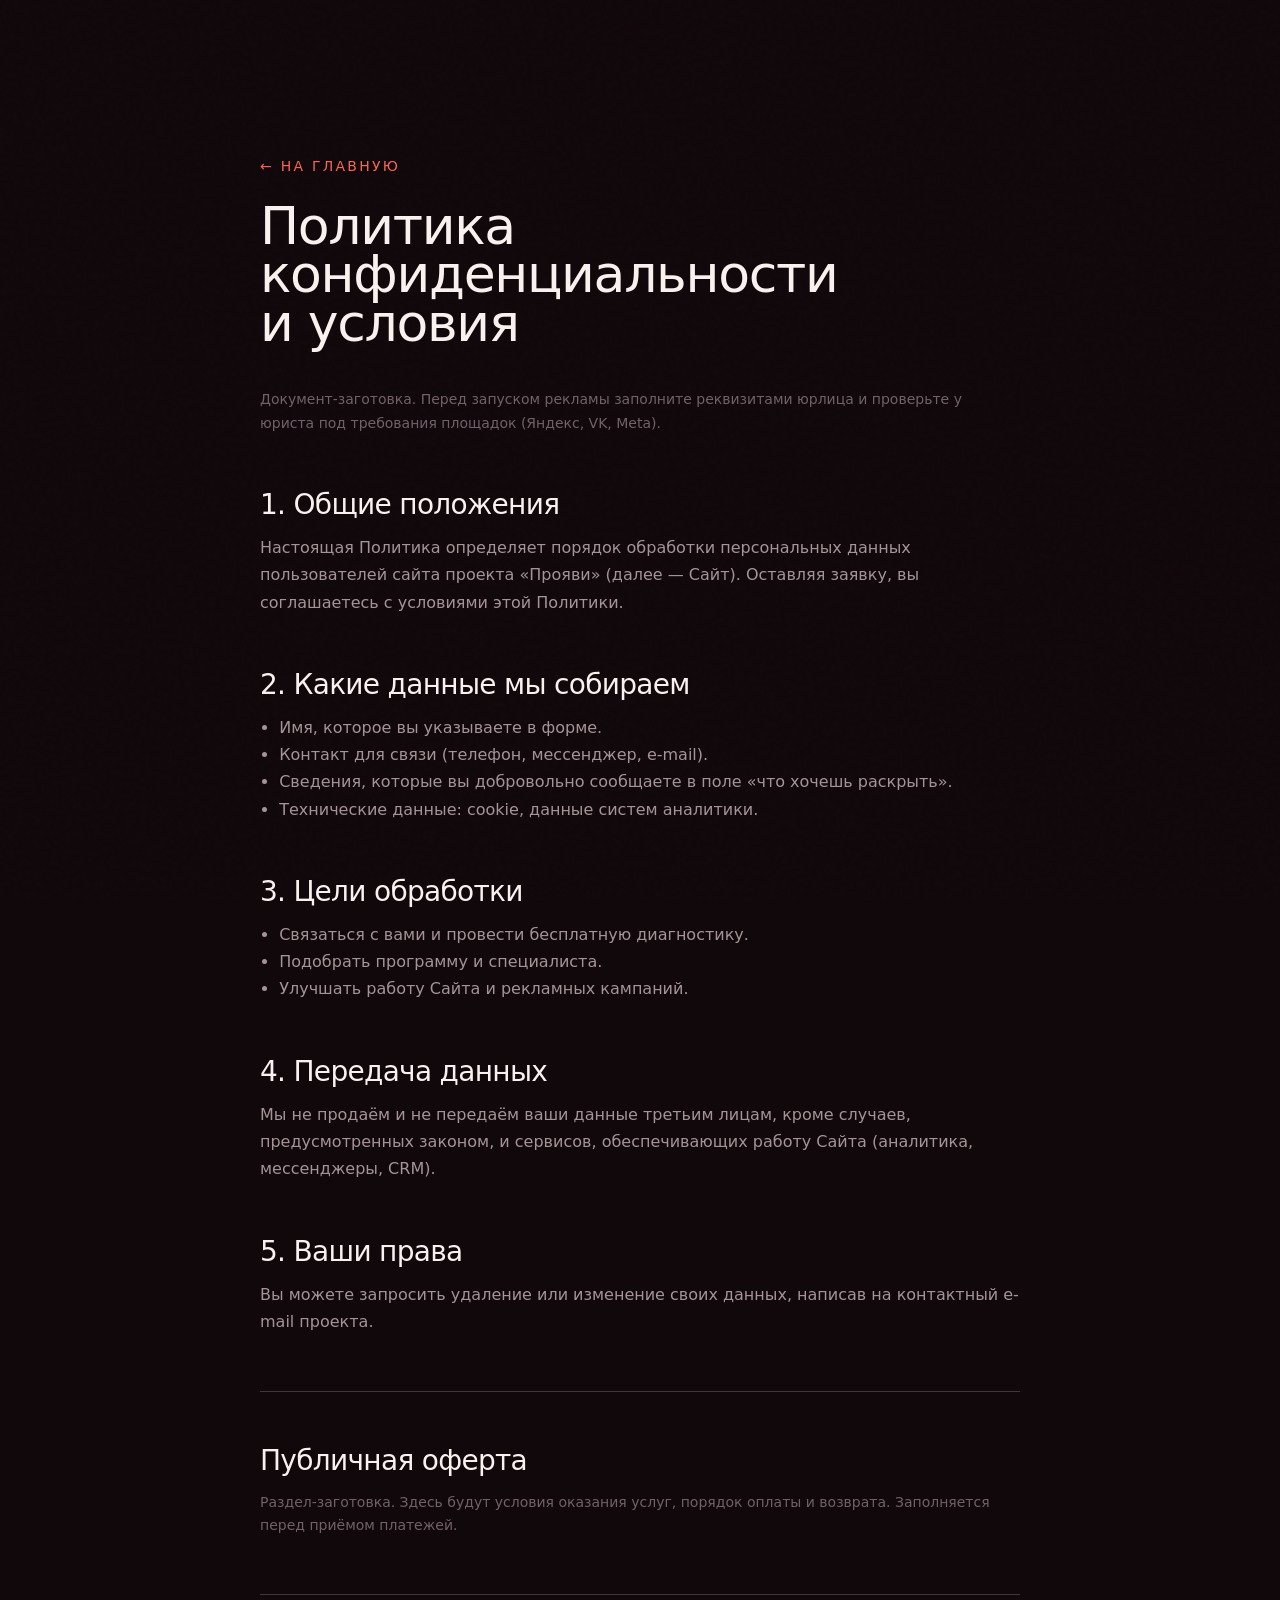
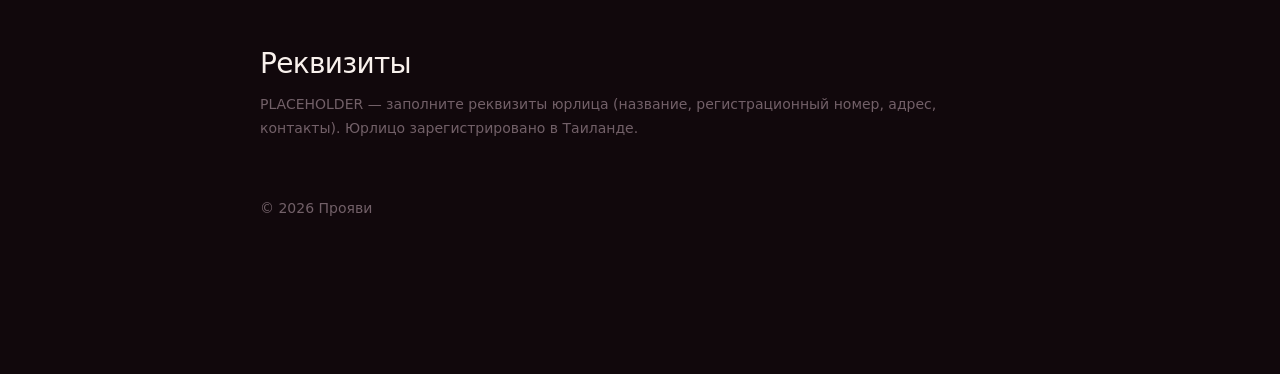
<file: privacy.html>
<!doctype html>
<html lang="ru">
<head>
  <meta charset="utf-8">
  <meta name="viewport" content="width=device-width, initial-scale=1">
  <title>Политика конфиденциальности · Прояви</title>
  <meta name="robots" content="noindex">
  <link rel="stylesheet" href="styles/tokens.css">
  <link rel="stylesheet" href="styles/base.css">
  <style>
    .legal { width: min(100% - 2*var(--space-md), 760px); margin: 0 auto; padding-block: clamp(80px, 12vw, 160px); }
    .legal a.back { font-family: var(--font-body); font-size: 0.875rem; color: var(--color-accent); text-transform: uppercase; letter-spacing: var(--ls-wider); }
    .legal h1 { font-family: var(--font-display); font-size: clamp(2rem, 5vw, 3.25rem); margin: var(--space-md) 0 var(--space-lg); }
    .legal h2 { font-family: var(--font-display); font-size: clamp(1.25rem, 2.5vw, 1.75rem); margin: var(--space-xl) 0 var(--space-sm); color: var(--color-text-strong); }
    .legal p, .legal li { color: var(--color-muted); line-height: 1.7; font-size: 1rem; max-width: none; }
    .legal ul { padding-left: 1.2em; list-style: disc; margin-block: var(--space-sm); }
    .legal .muted { color: var(--color-dim); font-size: 0.875rem; }
    .legal hr { border: none; border-top: 1px solid var(--color-line); margin-block: var(--space-xl); }
  </style>
</head>
<body>
  <main class="legal">
    <a href="index.html" class="back">← На главную</a>
    <h1>Политика конфиденциальности и условия</h1>
    <p class="muted">Документ-заготовка. Перед запуском рекламы заполните реквизитами юрлица и проверьте у юриста под требования площадок (Яндекс, VK, Meta).</p>

    <h2>1. Общие положения</h2>
    <p>Настоящая Политика определяет порядок обработки персональных данных пользователей сайта проекта «Прояви» (далее — Сайт). Оставляя заявку, вы соглашаетесь с условиями этой Политики.</p>

    <h2>2. Какие данные мы собираем</h2>
    <ul>
      <li>Имя, которое вы указываете в форме.</li>
      <li>Контакт для связи (телефон, мессенджер, e-mail).</li>
      <li>Сведения, которые вы добровольно сообщаете в поле «что хочешь раскрыть».</li>
      <li>Технические данные: cookie, данные систем аналитики.</li>
    </ul>

    <h2>3. Цели обработки</h2>
    <ul>
      <li>Связаться с вами и провести бесплатную диагностику.</li>
      <li>Подобрать программу и специалиста.</li>
      <li>Улучшать работу Сайта и рекламных кампаний.</li>
    </ul>

    <h2>4. Передача данных</h2>
    <p>Мы не продаём и не передаём ваши данные третьим лицам, кроме случаев, предусмотренных законом, и сервисов, обеспечивающих работу Сайта (аналитика, мессенджеры, CRM).</p>

    <h2>5. Ваши права</h2>
    <p>Вы можете запросить удаление или изменение своих данных, написав на контактный e-mail проекта.</p>

    <hr>
    <h2 id="offer">Публичная оферта</h2>
    <p class="muted">Раздел-заготовка. Здесь будут условия оказания услуг, порядок оплаты и возврата. Заполняется перед приёмом платежей.</p>

    <hr>
    <h2 id="requisites">Реквизиты</h2>
    <p class="muted">PLACEHOLDER — заполните реквизиты юрлица (название, регистрационный номер, адрес, контакты). Юрлицо зарегистрировано в Таиланде.</p>

    <p class="muted" style="margin-top: var(--space-xl)">© <span id="y">2026</span> Прояви</p>
  </main>
  <script>document.getElementById('y').textContent = new Date().getFullYear();</script>
</body>
</html>
</file>
<file: styles/tokens.css>
/* ============================================
   Design Tokens — Прояви  v4 (Premium Creative Dark)
   Warm charcoal + cream + terracotta · Syne + Inter
   ============================================ */

:root {
  /* -------- COLORS — v7 «PLUM NOIR + CORAL FLAME» (stylish, vivid, creative) -------- */
  /* Background — deep warm plum-noir (richer & more designed than flat charcoal) */
  --color-bg:           rgb(22 16 21);
  --color-bg:           oklch(0.150 0.018 350);          /* deep warm plum-black */
  --color-bg-elev:      rgb(31 23 30);
  --color-bg-elev:      oklch(0.195 0.022 350);          /* elevated surface */
  --color-bg-card:      rgb(40 30 39);
  --color-bg-card:      oklch(0.240 0.026 350);          /* card */
  --color-bg-warm:      rgb(247 240 236);
  --color-bg-warm:      oklch(0.952 0.012 40);           /* light invert */

  /* Text — warm ivory with a hair of rose */
  --color-text:         rgb(238 228 224);
  --color-text:         oklch(0.905 0.012 40);           /* warm ivory */
  --color-text-strong:  rgb(250 244 240);
  --color-text-strong:  oklch(0.962 0.010 45);
  --color-muted:        rgb(176 156 160);
  --color-muted:        oklch(0.680 0.022 5);            /* dusty rose-grey */
  --color-dim:          rgb(120 100 110);
  --color-dim:          oklch(0.510 0.026 350);
  --color-line:         rgb(64 50 60);
  --color-line:         oklch(0.345 0.020 350);
  --color-line-soft:    rgb(46 36 44);
  --color-line-soft:    oklch(0.275 0.018 350);

  /* PRIMARY ACCENT — coral flame (vivid, alive, stage-lit passion) */
  --color-accent:       rgb(240 99 88);
  --color-accent:       oklch(0.690 0.185 28);           /* coral flame */
  --color-accent-soft:  rgb(250 130 112);
  --color-accent-soft:  oklch(0.745 0.165 32);           /* light coral */
  --color-accent-deep:  rgb(196 60 70);
  --color-accent-deep:  oklch(0.560 0.180 18);           /* deep rose-red */

  /* SECOND ACCENT — warm gold (highlight, used sparingly) */
  --color-gold:         rgb(240 186 118);
  --color-gold:         oklch(0.820 0.105 72);           /* warm gold */
  --color-gold-soft:    rgb(248 210 158);
  --color-gold-soft:    oklch(0.875 0.080 78);           /* light gold */

  /* GLOW tokens — richer, brighter */
  --glow-warm:    0 0 80px color-mix(in oklch, var(--color-accent) 55%, transparent);
  --glow-gold:    0 0 60px color-mix(in oklch, var(--color-gold) 50%, transparent);
  --gradient-accent: linear-gradient(105deg, var(--color-accent-soft) 0%, var(--color-gold) 100%);
  --gradient-accent-radial: radial-gradient(circle at 30% 30%, var(--color-gold-soft), var(--color-accent) 55%, var(--color-accent-deep) 100%);

  /* Aliases */
  --color-cta:                  var(--color-text-strong);
  --color-cta-text:             var(--color-bg);
  --color-cta-hover:            var(--color-accent);
  --color-link:                 var(--color-text-strong);
  --color-link-hover:           var(--color-accent);

  /* -------- TYPOGRAPHY ---------------------- */
  --font-display:  "Syne", "Inter Display", "Helvetica Neue", system-ui, sans-serif;
  --font-serif:    "Newsreader", "Iowan Old Style", Georgia, serif;
  --font-body:     "Inter", "Helvetica Neue", system-ui, sans-serif;

  /* Fluid type scale — premium creative */
  --fs-monster: clamp(5rem, 18vw, 16rem);
  --fs-hero:    clamp(3.5rem, 11vw, 9.5rem);
  --fs-h1:      clamp(2.75rem, 6.5vw, 5.5rem);
  --fs-h2:      clamp(2.25rem, 4.5vw, 4rem);
  --fs-h3:      clamp(1.5rem, 2.3vw, 2rem);
  --fs-lead:    clamp(1.0625rem, 1.4vw, 1.3125rem);
  --fs-body:    1rem;
  --fs-small:   0.875rem;
  --fs-eyebrow: 0.6875rem;

  /* Line heights */
  --lh-tight:   0.94;
  --lh-snug:    1.08;
  --lh-normal:  1.5;
  --lh-relaxed: 1.65;

  /* Letter spacing */
  --ls-mega:     -0.04em;
  --ls-tight:    -0.025em;
  --ls-snug:     -0.015em;
  --ls-normal:    0;
  --ls-wide:      0.04em;
  --ls-wider:     0.16em;

  /* -------- SPACING — tightened (v10): меньше «воздуха», плотнее --- */
  --space-3xs:    4px;
  --space-2xs:    8px;
  --space-xs:    12px;
  --space-sm:    16px;
  --space-md:    24px;
  --space-lg:    40px;
  --space-xl:    56px;
  --space-2xl:   88px;
  --space-3xl:  128px;
  --space-4xl:  180px;
  --space-section: clamp(64px, 7vw, 112px);

  --container-narrow:  680px;
  --container-base:   1100px;
  --container-wide:   1380px;
  --container-full:   1640px;

  /* -------- RADII ---------- */
  --radius-sm:    4px;
  --radius-md:    8px;
  --radius-lg:   16px;
  --radius-pill: 999px;

  /* -------- SHADOWS -------- */
  --shadow-sm:    0 1px 2px rgb(0 0 0 / 0.3);
  --shadow-md:    0 8px 32px rgb(0 0 0 / 0.5);
  --shadow-lg:    0 30px 80px rgb(0 0 0 / 0.5);
  --shadow-glow:  0 0 120px color-mix(in oklch, var(--color-accent) 40%, transparent);

  /* -------- EASING --------- */
  --ease-out:      cubic-bezier(0.16, 1, 0.3, 1);
  --ease-in-out:   cubic-bezier(0.65, 0, 0.35, 1);

  --dur-fast:     260ms;
  --dur-base:     460ms;
  --dur-slow:     780ms;
  --dur-reveal:  1000ms;

  /* -------- Z-INDEX --------------------- */
  --z-base:     1;
  --z-raise:   10;
  --z-sticky: 100;
  --z-modal:  1000;

  color-scheme: dark;
}

@media (prefers-reduced-motion: reduce) {
  :root {
    --dur-fast:     1ms;
    --dur-base:     1ms;
    --dur-slow:     1ms;
    --dur-reveal:   1ms;
  }
}
</file>
<file: styles/base.css>
/* ============================================
   Base — Premium Creative Dark · v4
   ============================================ */

*,
*::before,
*::after {
  box-sizing: border-box;
  margin: 0;
  padding: 0;
}

html {
  -webkit-text-size-adjust: 100%;
  -moz-tab-size: 4;
  tab-size: 4;
  scroll-behavior: smooth;
  background: var(--color-bg);
}

@media (prefers-reduced-motion: reduce) {
  html { scroll-behavior: auto; }
}

body {
  min-height: 100vh;
  min-height: 100dvh;
  font-family: var(--font-body);
  font-size: var(--fs-body);
  font-weight: 400;
  line-height: var(--lh-normal);
  color: var(--color-text);
  background: var(--color-bg);
  -webkit-font-smoothing: antialiased;
  -moz-osx-font-smoothing: grayscale;
  text-rendering: optimizeLegibility;
  overflow-x: hidden;
}

/* Subtle grain for film texture */
body::before {
  content: "";
  position: fixed;
  inset: 0;
  pointer-events: none;
  z-index: 1;
  background-image: url("data:image/svg+xml,%3Csvg viewBox='0 0 200 200' xmlns='http://www.w3.org/2000/svg'%3E%3Cfilter id='n'%3E%3CfeTurbulence type='fractalNoise' baseFrequency='0.85' numOctaves='3'/%3E%3CfeComponentTransfer%3E%3CfeFuncA type='linear' slope='0.4'/%3E%3C/feComponentTransfer%3E%3C/filter%3E%3Crect width='100%25' height='100%25' filter='url(%23n)' opacity='0.5'/%3E%3C/svg%3E");
  opacity: 0.05;
  mix-blend-mode: overlay;
}

img, picture, svg, video {
  display: block;
  max-width: 100%;
  height: auto;
}

button, input, textarea, select {
  font: inherit;
  color: inherit;
}

button {
  background: none;
  border: none;
  cursor: pointer;
}

a {
  color: var(--color-link);
  text-decoration: none;
  transition: color var(--dur-fast) var(--ease-out);
}

a:hover { color: var(--color-link-hover); }

ul, ol { list-style: none; }

::selection {
  background: var(--color-accent);
  color: var(--color-bg);
}

:focus-visible {
  outline: 2px solid var(--color-accent);
  outline-offset: 4px;
  border-radius: var(--radius-sm);
}

::-webkit-scrollbar { width: 10px; height: 10px; }
::-webkit-scrollbar-track { background: transparent; }
::-webkit-scrollbar-thumb {
  background: color-mix(in oklch, var(--color-text) 14%, transparent);
  border-radius: 999px;
  border: 2px solid var(--color-bg);
}
::-webkit-scrollbar-thumb:hover {
  background: color-mix(in oklch, var(--color-accent) 60%, transparent);
}
* { scrollbar-width: thin; scrollbar-color: color-mix(in oklch, var(--color-text) 14%, transparent) transparent; }

/* Typography defaults — Syne for display, Inter for body */
h1, h2, h3, h4, h5, h6 {
  font-family: var(--font-display);
  font-weight: 500;
  line-height: var(--lh-tight);
  letter-spacing: var(--ls-tight);
  text-wrap: balance;
  color: var(--color-text-strong);
}

h1 { font-size: var(--fs-h1); font-weight: 500; }
h2 { font-size: var(--fs-h2); font-weight: 500; }
h3 { font-size: var(--fs-h3); font-weight: 500; }

/* italic accent — uses Newsreader serif italic */
em {
  font-family: var(--font-serif);
  font-style: italic;
  font-weight: 400;
  color: var(--color-accent-soft);
}

p {
  text-wrap: pretty;
  line-height: var(--lh-relaxed);
  max-width: 60ch;
  color: var(--color-text);
}

p.lead { font-size: var(--fs-lead); color: var(--color-text); }

strong { font-weight: 500; color: var(--color-text-strong); }

/* Eyebrow — single thin line + uppercase */
.eyebrow {
  display: inline-flex;
  align-items: center;
  gap: 16px;
  font-family: var(--font-body);
  font-size: var(--fs-eyebrow);
  font-weight: 500;
  letter-spacing: var(--ls-wider);
  text-transform: uppercase;
  color: var(--color-accent);
}

.eyebrow::before {
  content: "";
  display: inline-block;
  width: 32px;
  height: 1px;
  background: var(--color-accent);
}

/* Containers */
.container {
  width: min(100% - 2 * var(--space-md), var(--container-base));
  margin-inline: auto;
  position: relative;
  z-index: 2;
}

.container-narrow {
  width: min(100% - 2 * var(--space-md), var(--container-narrow));
  margin-inline: auto;
  position: relative;
  z-index: 2;
}

.container-wide {
  width: min(100% - 2 * var(--space-md), var(--container-wide));
  margin-inline: auto;
  position: relative;
  z-index: 2;
}

.container-full {
  width: min(100% - 2 * var(--space-md), var(--container-full));
  margin-inline: auto;
  position: relative;
  z-index: 2;
}

/* Section spacing */
section {
  padding-block: var(--space-section);
  position: relative;
}

.sr-only {
  position: absolute;
  width: 1px;
  height: 1px;
  padding: 0;
  margin: -1px;
  overflow: hidden;
  clip: rect(0, 0, 0, 0);
  white-space: nowrap;
  border: 0;
}
</file>
